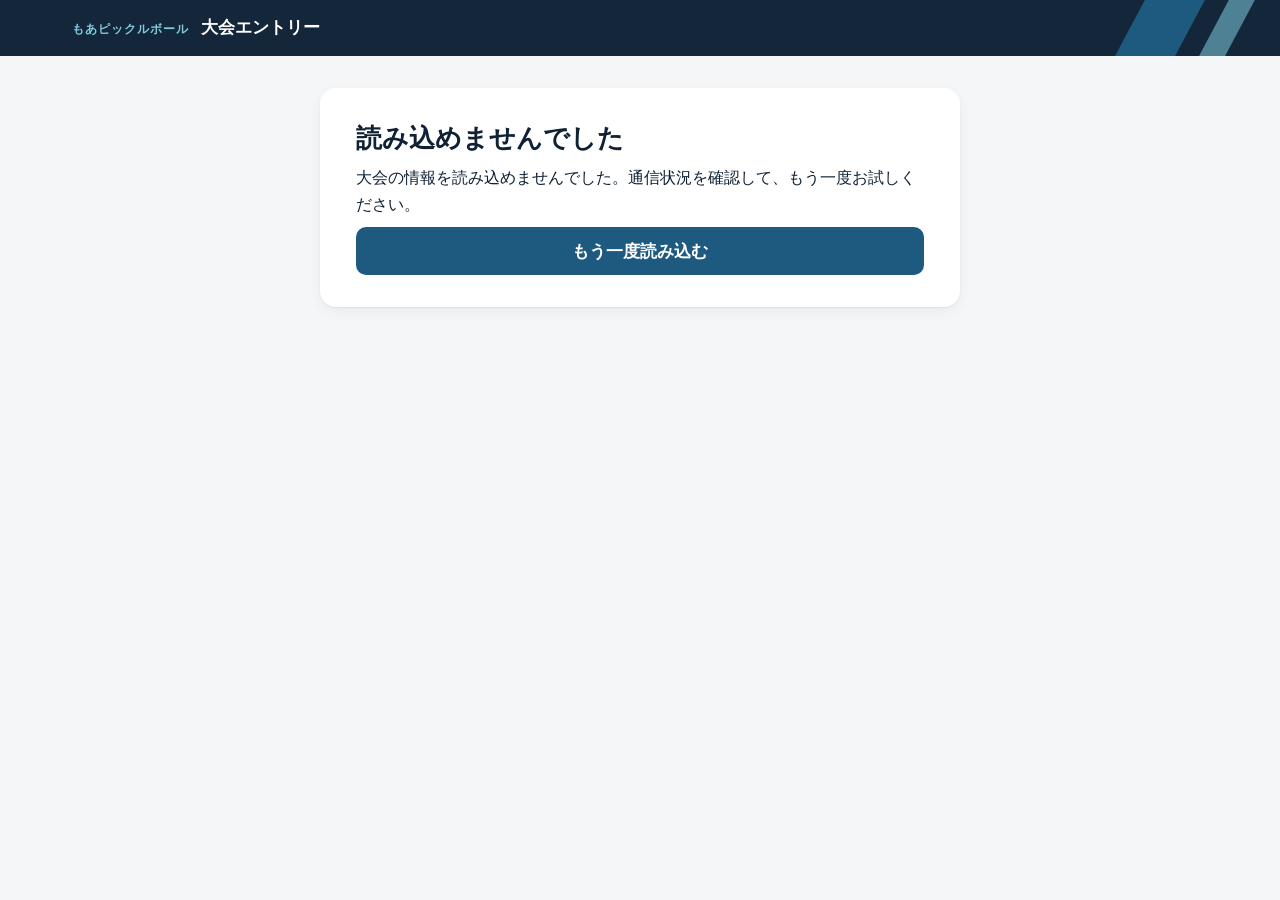
<file: index.html>
<!DOCTYPE html>
<html lang="ja">
<head>
<meta charset="utf-8">
<meta name="viewport" content="width=device-width, initial-scale=1">
<meta name="description" content="2027年3月27日(土)開催、ピックルボール東海地区交流大会 Vol.3 INUYAMA OPEN のエントリーページです。カテゴリと残り枠、申し込みはこちらから。">
<meta property="og:type" content="website">
<meta property="og:site_name" content="もあピックルボール">
<meta property="og:title" content="ピックルボール東海地区交流大会 Vol.3 INUYAMA OPEN">
<meta property="og:description" content="2027年3月27日(土)開催、ピックルボール東海地区交流大会 Vol.3 INUYAMA OPEN のエントリーページです。カテゴリと残り枠、申し込みはこちらから。">
<meta property="og:url" content="https://moa-pickleball.github.io/taikai/">
<meta property="og:image" content="https://moa-pickleball.github.io/taikai/img/ogp.jpg">
<meta property="og:image:width" content="1200">
<meta property="og:image:height" content="630">
<meta name="twitter:card" content="summary_large_image">
<title>東海地区交流大会 Vol.3｜エントリー</title>
<link rel="icon" href="img/favicon.svg" type="image/svg+xml">
<link rel="stylesheet" href="css/style.css">
</head>
<body>
<header class="site-head"><div class="site-head-in"><span class="site-brand">もあピックルボール</span><span class="site-name">大会エントリー</span></div></header>
<div class="wrap" id="app"><section class="frame skel" role="status" aria-busy="true"><span class="sk-sr">読み込み中…</span><div class="sk sk-h"></div><div class="sk sk-l" style="width:45%"></div><div class="sk sk-l" style="width:70%"></div><div class="sk sk-l" style="width:60%"></div><div class="sk sk-b"></div><div class="sk sk-card"></div><div class="sk sk-card"></div><div class="sk sk-card"></div></section></div>
<script src="js/config.js"></script>
<script src="js/rules.js"></script>
<script src="js/api.js"></script>
<script src="js/chip-icon.js"></script>
<script src="js/person-fields.js"></script>
<script src="js/club-suggest.js"></script>
<script src="js/page-index.js"></script>
</body>
</html>
</file>
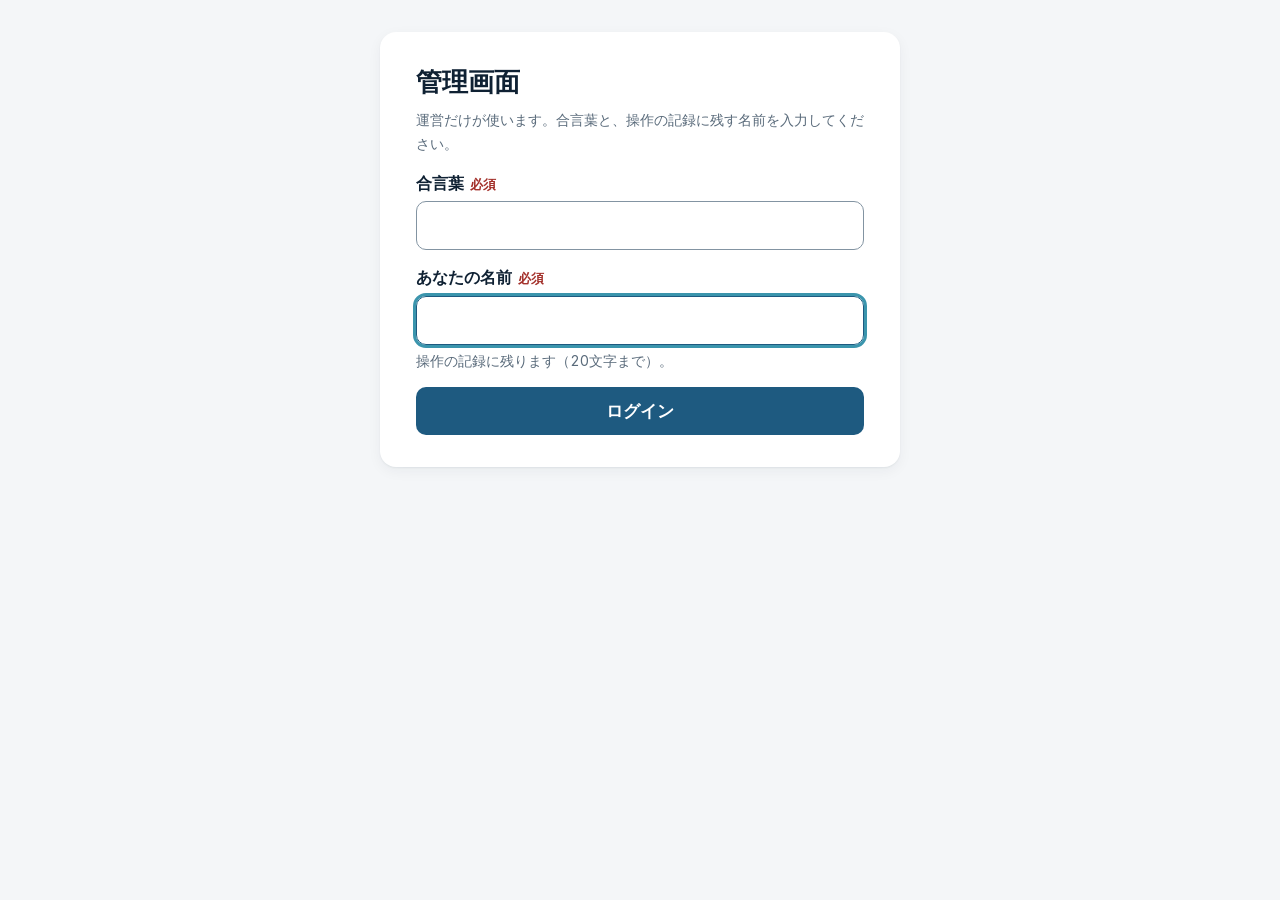
<file: admin.html>
<!DOCTYPE html>
<html lang="ja">
<head>
<meta charset="utf-8">
<meta name="viewport" content="width=device-width, initial-scale=1">
<meta name="robots" content="noindex">
<title>東海地区交流大会 Vol.3｜管理画面</title>
<link rel="icon" href="img/favicon.svg" type="image/svg+xml">
<link rel="stylesheet" href="css/style.css">
</head>
<body>
<div class="wrap" id="app"><p class="muted">読み込み中…</p></div>
<script src="js/config.js"></script>
<script src="js/rules.js"></script>
<script src="js/api.js"></script>
<script src="js/person-fields.js"></script>
<script src="js/page-admin.js"></script>
</body>
</html>
</file>
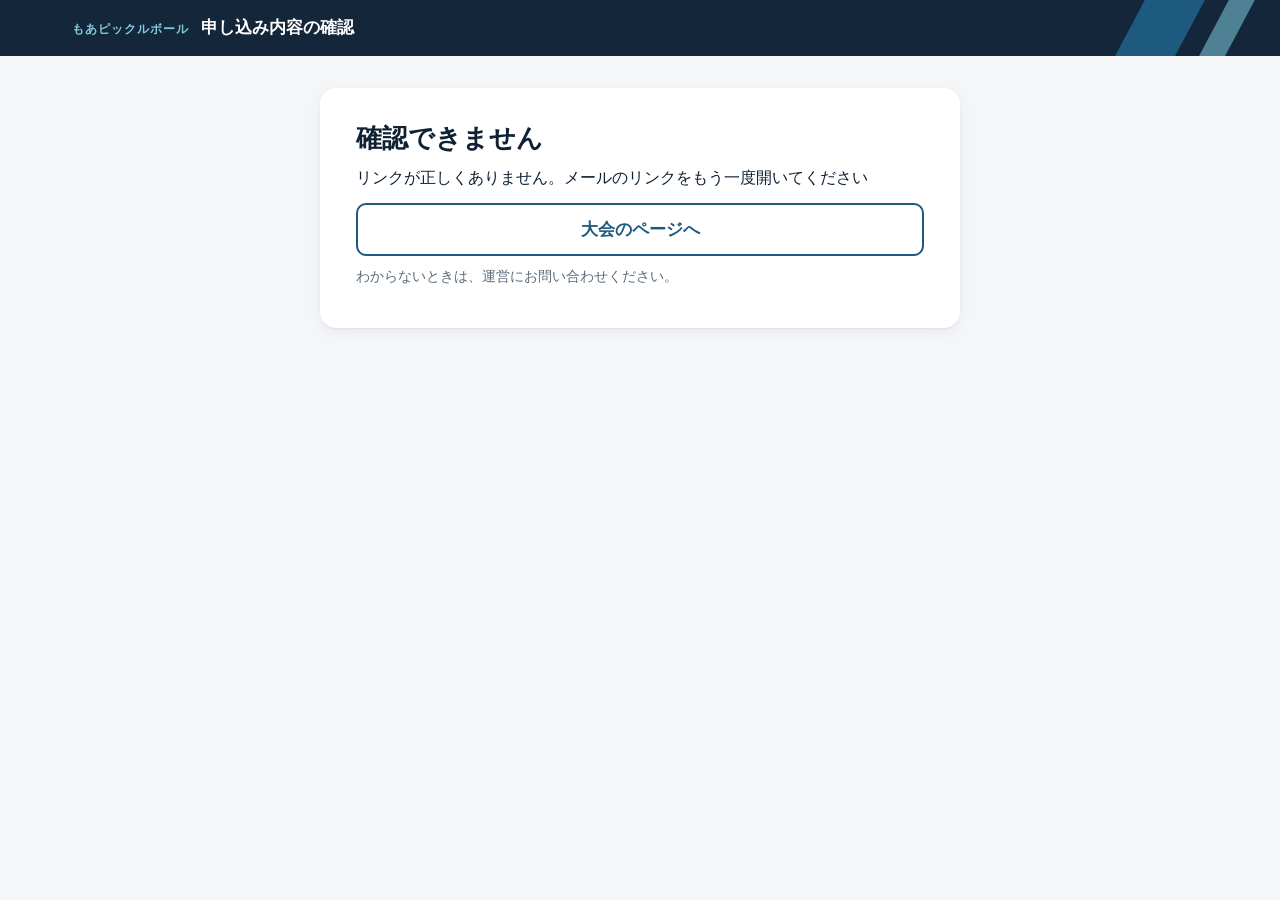
<file: my.html>
<!DOCTYPE html>
<html lang="ja">
<head>
<meta charset="utf-8">
<meta name="viewport" content="width=device-width, initial-scale=1">
<title>東海地区交流大会 Vol.3｜申し込み内容の確認</title>
<link rel="icon" href="img/favicon.svg" type="image/svg+xml">
<link rel="stylesheet" href="css/style.css">
</head>
<body>
<header class="site-head"><div class="site-head-in"><span class="site-brand">もあピックルボール</span><span class="site-name">申し込み内容の確認</span></div></header>
<div class="wrap" id="app"><p class="muted">読み込み中…</p></div>
<script src="js/config.js"></script>
<script src="js/api.js"></script>
<script src="js/chip-icon.js"></script>
<script src="js/page-my.js"></script>
</body>
</html>
</file>
<file: css/style.css>
/* 数字と英字だけ Inter（自分のサイトから出す。日本語は下の --font の標準フォント）。太さは 400 と 700 の2つだけ（600 は 700 で出る） */
@font-face{font-family:"Inter";font-style:normal;font-weight:400;font-display:swap;src:url(../fonts/inter-latin.woff2) format("woff2");unicode-range:U+0000-00FF, U+0131, U+0152-0153, U+02BB-02BC, U+02C6, U+02DA, U+02DC, U+0304, U+0308, U+0329, U+2000-206F, U+20AC, U+2122, U+2191, U+2193, U+2212, U+2215, U+FEFF, U+FFFD}
@font-face{font-family:"Inter";font-style:normal;font-weight:700;font-display:swap;src:url(../fonts/inter-latin.woff2) format("woff2");unicode-range:U+0000-00FF, U+0131, U+0152-0153, U+02BB-02BC, U+02C6, U+02DA, U+02DC, U+0304, U+0308, U+0329, U+2000-206F, U+20AC, U+2122, U+2191, U+2193, U+2212, U+2215, U+FEFF, U+FFFD}
/* 色とフォントは、ここ（:root）だけ直せば全体が変わります
   配色（2026-11-25）：土台の紺・海の青・水色はそのまま。背景・文字・線をやわらかくし、箱は枠線でなく影で区切る（--line-soft は表の中の区切り、--mine-bg は自分の行、--chip は小さな印） */
:root{
  --bg:#f4f6f8; --card:#fff; --text:#0f2133; --muted:#5a6b7b; --line:#e1e7ec; --line-soft:#eef2f5;
  --accent:#1e5a80; --accent-d:#16465f; --accent-bg:#e4edf3; --focus:#3b95ad; --tint:#f4f8fb;
  --ok:#1a6650; --ok-bg:#e1efe9;
  --wait:#7d4e00; --wait-bg:#f8eed8; --wait-bar:#b9822c; --ng:#a3302a; --ng-bg:#f8e6e3; --gray-bg:#e8edf1;
  --input-border:#8394a2; --pill-border:#c2cdd6; --disabled:#dce3e9; --overlay:rgba(20,38,58,.55);
  --brand:#14263a; --sky:#7fccdd;
  --mine-bg:#e8f1f7; --chip:#14526f; --chip-bg:#e3f4f8; --sub-on-brand:#c9d6e1;
  --radius-card:16px; --shadow-card:0 1px 2px rgba(15,33,51,.06),0 4px 14px rgba(15,33,51,.05); --shadow-raise:0 8px 22px rgba(15,33,51,.18);
  --font:"Inter","Hiragino Kaku Gothic ProN","Hiragino Sans","Yu Gothic","Noto Sans JP",sans-serif;
}
*{box-sizing:border-box}
[hidden]{display:none!important}
html{-webkit-text-size-adjust:100%}
body{margin:0;background:var(--bg);color:var(--text);font-family:var(--font);font-size:16px;line-height:1.7;overflow-wrap:anywhere;font-variant-numeric:tabular-nums}
/* ページの上の紺の帯（右の斜めの2本は、ポスターの形をもとにした飾り） */
.site-head{position:relative;overflow:hidden;background:var(--brand);color:#fff}
.site-head::before,.site-head::after{content:"";position:absolute;top:0;bottom:0;transform:skewX(-28deg)}
.site-head::before{right:46px;width:34px;background:var(--accent)}
.site-head::after{right:14px;width:16px;background:var(--sky);opacity:.55}
.site-head-in{position:relative;z-index:1;max-width:720px;margin:0 auto;padding:12px 96px 12px 16px;display:flex;align-items:baseline;flex-wrap:wrap;gap:0 12px}
.site-brand{font-size:12px;font-weight:700;letter-spacing:.08em;color:var(--sky)}
.site-name{font-size:16px;font-weight:700;line-height:1.4}
body.screen .site-head{display:none}
/* 見出しの前の、水色の斜めの印 */
.frame h2:not(.pr-title)::before{content:"";display:inline-block;width:6px;height:.95em;margin-right:8px;background:var(--sky);transform:skewX(-20deg);vertical-align:-.1em}
.wrap{max-width:720px;margin:0 auto;padding:16px}
.frame{background:var(--card);border-radius:var(--radius-card);padding:20px 16px;box-shadow:var(--shadow-card);margin:0 0 16px}
h1{font-size:22px;line-height:1.4;margin:0 0 4px}
h2{font-size:18px;margin:20px 0 8px}
p{margin:8px 0}
.muted{color:var(--muted);font-size:14px}
.meta{margin:8px 0 0;padding:0;list-style:none;font-size:15px}
.meta li{margin:2px 0}
.banner{border-radius:12px;padding:14px;margin:16px 0;text-align:center}
.banner.before{background:var(--gray-bg)}
.banner.open{background:var(--ok-bg);color:var(--ok);font-weight:700}
.banner.wait{background:var(--wait-bg);color:var(--wait);font-weight:700}
.banner.closed{background:var(--gray-bg);color:var(--muted);font-weight:700}
/* 大会ページの見出し（D1）：右上に、ポスターと同じ傾きの斜めの帯3本と点を薄く敷く。文字は帯の手前で、地は白のまま（帯は右の端に寄せ、濃さも薄くして読みやすさを保つ） */
.ev-hero{position:relative;margin:-20px -16px 0;padding:20px 16px 4px;border-radius:var(--radius-card) var(--radius-card) 0 0;overflow:hidden}
.ev-hero>*{position:relative;z-index:1}
.ev-hero::before{content:"";position:absolute;top:-10px;right:-30px;width:150px;height:calc(100% + 20px);
  background:linear-gradient(90deg,transparent 0 18px,var(--sky) 18px 40px,transparent 40px 58px,var(--accent) 58px 70px,transparent 70px 88px,var(--sky) 88px 96px,transparent 96px);
  opacity:.2;transform:skewX(-28deg)}   /* 傾きはページ上の紺の帯（.site-head）と同じ */
.ev-hero::after{content:"";position:absolute;top:10px;right:118px;width:56px;height:36px;
  background:radial-gradient(circle,var(--sky) 2.5px,transparent 3px) 0 0/12px 12px;opacity:.5}
/* 大会ページの主ボタン（T1）：スマホではバナーの直下と、カテゴリの下の2か所。PC では下だけ（右の列） */
.event-grid>.btn-top{margin:0 0 16px}
.event-grid>.btn-main{margin-top:16px}
.btn.link.to-event{display:flex;margin:0 0 4px;font-size:15px;text-decoration:underline;text-underline-offset:3px}
.count{font-size:28px;font-weight:700;letter-spacing:.02em;color:var(--text)}
.notices{margin:12px 0 0;padding:0;list-style:none}
.notices li{background:var(--wait-bg);border-radius:10px;padding:10px 12px;margin:8px 0;font-size:15px}
.notices b{display:block}
.cat{border:1px solid var(--line);border-radius:12px;padding:12px 14px;margin:10px 0}
/* 札（受付終了・残り○組など）は右上にそろえる（2026-11-27 レビュー9）。
   ただし名前と札が1行に収まらないときは、札を名前の下の行へ回す（名前が「ミックスダ／ブルス」と途中で折れないように。2026-11-27 指示 T7）。
   名前の側は、折り返さない長さ（max-content）を基本にし、それでも行に収まらない長い名前だけ折り返す */
.cat-head{display:flex;flex-wrap:wrap;justify-content:space-between;gap:4px 8px;align-items:flex-start}
.cat-head>div:first-child{flex:1 0 auto;max-width:100%;min-width:0}
.cat-head .chip{flex:none}
.cat-name{font-weight:700}
.cat-sub{font-size:14px;color:var(--muted)}
.chip{display:inline-block;font-size:14px;font-weight:700;border-radius:99px;padding:2px 12px;white-space:nowrap}
.chip.ok{background:var(--ok-bg);color:var(--ok)}
.chip.wait{background:var(--wait-bg);color:var(--wait)}
.chip.gray{background:var(--gray-bg);color:var(--muted)}
/* 札のアイコン（D2）。文字の前に小さく、文字と同じ色 */
.chip-i{display:inline-block;width:14px;height:14px;margin:0 4px 0 -2px;vertical-align:-2px;flex:none}
.bar{height:8px;background:var(--gray-bg);border-radius:99px;margin-top:8px;overflow:hidden}
.bar i{display:block;height:100%;background:var(--accent)}
.bar i.full{background:var(--wait-bar)}
.bar-n{margin-top:4px;font-size:13px;color:var(--muted);text-align:right;font-variant-numeric:tabular-nums}
.btn{display:flex;align-items:center;justify-content:center;width:100%;min-height:48px;padding:10px 16px;border:0;border-radius:10px;background:var(--accent);color:#fff;font:inherit;font-weight:700;font-size:17px;text-decoration:none;cursor:pointer}
.btn:hover{background:var(--accent-d)}
/* 送信ボタンの直上の見直し用の1行（T4） */
.send-sum{margin:12px 0 8px;padding:8px 12px;border-radius:10px;background:var(--tint);font-size:14px;line-height:1.5}
.send-sum-l{display:block;font-size:12px;color:var(--muted)}
#send-sum-t{font-weight:700}
#send-sum-t .nw{display:inline-block;max-width:100%}
/* 2行のボタン：1行目が本文、2行目が補足。どちらも行の途中では折り返さない */
.btn-2l{flex-direction:column;gap:2px;line-height:1.35}
.btn-2l>span{white-space:nowrap}
.btn-2l .btn-note{font-size:14px}
.btn.disabled,.btn:disabled{background:var(--disabled);color:var(--muted);cursor:not-allowed}
.btn.sub{background:#fff;color:var(--accent);border:2px solid var(--accent)}
.btn.danger{background:#fff;color:var(--ng);border:2px solid var(--ng)}
.btn.danger:hover{background:var(--ng-bg)}
.btn-row{display:flex;gap:10px;flex-wrap:wrap;margin-top:12px}
.btn-row .btn{flex:1 1 200px}
.btn.link{background:none;color:var(--accent);min-height:44px;width:auto;padding:6px 0;font-weight:400;font-size:16px;justify-content:flex-start}
/* position:relative は、所属サークルの入力候補（club-suggest.js）を欄のすぐ下に重ねるため */
.field{margin:14px 0;position:relative}
/* 所属サークルの入力候補 */
.suggest{position:absolute;left:0;right:0;z-index:5;margin:2px 0 0;padding:0;list-style:none;background:#fff;border:1px solid var(--input-border);border-radius:10px;box-shadow:0 4px 12px rgba(0,0,0,.15);overflow:hidden}
.suggest[hidden]{display:none}
.suggest li{min-height:40px;padding:10px 12px;font-size:16px;cursor:pointer}
.suggest li:hover,.suggest li[aria-selected="true"]{background:var(--accent-bg)}
label,.lbl{display:block;font-weight:700;margin-bottom:4px;font-size:16px}
.ymd{display:flex;align-items:center;gap:4px}
.ymd input{flex:0 1 auto;min-width:0;text-align:center;padding:10px 4px}
.ymd input.y{width:5em}
.ymd input.md{width:3.2em}
.ymd span{margin-right:6px}
.seg{display:flex;gap:8px}
.seg label{position:relative;flex:1 1 0;margin:0;font-size:15px}
.seg input{position:absolute;opacity:0;width:1px;height:1px;min-height:0;padding:0;border:0}
.seg span{display:flex;align-items:center;justify-content:center;min-height:48px;padding:6px 8px;border:2px solid var(--input-border);border-radius:10px;background:#fff;color:var(--muted);text-align:center;line-height:1.3;cursor:pointer}
.seg input:checked+span{border-color:var(--accent);background:var(--accent-bg);color:var(--accent)}
.seg input:checked+span::before{content:"✓";margin-right:4px}
.seg input:focus-visible+span{outline:3px solid var(--focus)}
.dupr-num{margin-top:8px}
fieldset:not([data-dupr="yes"]) .dupr-num,fieldset:not([data-dupr="yes"]) .dupr-id{display:none}
.req{color:var(--ng);font-size:13px;margin-left:6px}
.opt{color:var(--muted);font-size:13px;margin-left:6px;font-weight:400}
input,select,textarea{width:100%;min-height:48px;padding:10px 12px;font:inherit;font-size:16px;border:1px solid var(--input-border);border-radius:10px;background:#fff;color:var(--text)}
input:focus,select:focus,textarea:focus{outline:3px solid var(--focus);border-color:var(--accent)}
input.invalid,select.invalid,textarea.invalid{border-color:var(--ng);border-width:2px}
.hint{font-size:14px;color:var(--muted);margin:4px 0 0}
.err{font-size:14px;font-weight:700;color:var(--ng);margin:4px 0 0}
.err:empty{display:none}
.alert{background:var(--ng-bg);color:var(--ng);border-radius:10px;padding:10px 12px;font-weight:700;margin:12px 0}
.alert:empty{display:none}
textarea{min-height:140px;resize:vertical;line-height:1.6}
fieldset{border:1px solid var(--line);border-radius:12px;padding:4px 14px 14px;margin:16px 0;min-width:0}
legend{font-weight:700;padding:0 8px;font-size:17px}
.overlay{position:fixed;inset:0;z-index:10;background:var(--overlay);display:flex;align-items:center;justify-content:center;padding:16px}
.dialog{background:#fff;border-radius:14px;padding:22px 18px;text-align:center;max-width:420px;width:100%}
.dialog:focus{outline:none}
.spin{width:36px;height:36px;border:4px solid var(--gray-bg);border-top-color:var(--accent);border-radius:50%;margin:0 auto 12px;animation:spin 1s linear infinite}
@keyframes spin{to{transform:rotate(360deg)}}
.big-status{text-align:center;border-radius:14px;padding:18px 12px;margin:8px 0 16px}
.big-status.ok{background:var(--ok-bg);color:var(--ok)}
.big-status.wait{background:var(--wait-bg);color:var(--wait)}
.big-status .t{font-size:24px;font-weight:700;line-height:1.4}
.no{font-size:26px;font-weight:700;letter-spacing:.06em;text-align:center;margin:4px 0}
.linkbox{display:flex;gap:8px;flex-wrap:wrap;align-items:stretch}
.linkbox input{flex:1 1 220px;min-width:0;background:var(--gray-bg)}
.linkbox .btn{flex:0 0 auto;width:auto;min-width:120px}
.warn{background:var(--wait-bg);border-radius:10px;padding:10px 12px;font-size:15px;margin:12px 0}
dl.sum{margin:8px 0;display:grid;grid-template-columns:7em 1fr;gap:6px 8px}
dl.sum dt{color:var(--muted);font-size:15px}
dl.sum dd{margin:0}
h3{font-size:17px;margin:16px 0 4px}
/* ---- 管理画面（admin.html） ---- */
.tablewrap{overflow-x:auto;-webkit-overflow-scrolling:touch;margin:8px 0;border:1px solid var(--line);border-radius:10px}
table{border-collapse:collapse;width:100%;min-width:560px;font-size:14px;background:#fff}
th,td{padding:8px 10px;border-bottom:1px solid var(--line);text-align:left;white-space:nowrap;vertical-align:middle}
th{background:var(--gray-bg);font-size:13px}
table.atable{min-width:960px}
table.atable td.wrapok{white-space:normal;min-width:6em}
tr.cancelled td{color:var(--muted);text-decoration:line-through}
tr.cancelled td:nth-child(2){text-decoration:none}
.admin-stat{display:flex;gap:8px;flex-wrap:wrap;margin:8px 0}
.tabs{gap:4px;flex-wrap:wrap;margin:14px 0 0;border-bottom:2px solid var(--line)}
.tab{display:block;padding:8px 16px 6px;border:1px solid transparent;border-bottom:0;border-radius:10px 10px 0 0;background:none;color:var(--muted);font:inherit;text-align:center;font-size:15px;line-height:1.4;margin-bottom:-2px;cursor:pointer}
.tab small{display:block;font-size:12px}
.tab.on{background:#fff;color:var(--text);font-weight:700;border-color:var(--line);border-bottom:2px solid #fff}
.tab:hover{color:var(--accent)}
.only-pc{display:none}
.btn.mini{white-space:nowrap;width:auto;min-height:44px;padding:6px 12px;font-size:14px;border-width:2px}
.ops{display:flex;gap:6px;flex-wrap:wrap}
.head-row{display:flex;justify-content:space-between;align-items:flex-start;gap:12px;flex-wrap:wrap}
.cap-row{display:flex;gap:8px;align-items:flex-end;flex-wrap:wrap;margin:8px 0}
.cap-row .field{margin:0;flex:0 1 160px}
.cap-row .btn{width:auto;min-width:120px}
.dialog.form{text-align:left;max-width:720px;max-height:92vh;overflow:auto}
.dialog.form h2{margin-top:0}
.plain{margin:6px 0;padding:0 0 0 1.2em}
@media (min-width:700px){.wrap{padding:24px}.frame{padding:28px}h1{font-size:26px}.site-head-in{padding:14px 120px 14px 24px}}
@media (min-width:700px){.ev-hero{margin:-28px -28px 0;padding:28px 28px 4px}.ev-hero::before{width:220px}.ev-hero::after{right:180px}}
@media (min-width:960px){
  .site-head-in{max-width:1200px;padding:16px 200px 16px 32px}
  .site-head.wide .site-head-in{max-width:1100px}
  .site-head::before{right:90px;width:60px}
  .site-head::after{right:40px;width:26px}
  .site-name{font-size:17px}
}
/* ---- PC向け（画面の幅が960px以上のとき） ---- */
@media (min-width:960px){
  .wrap{max-width:1200px;padding:32px}
  .frame{padding:32px 36px}
  .ev-hero{margin:-32px -36px 0;padding:32px 36px 4px}
  #v-form{max-width:960px;margin-left:auto;margin-right:auto}
  #v-done,#v-message,#v-my{max-width:640px;margin-left:auto;margin-right:auto}
  .event-grid{display:grid;grid-template-columns:minmax(0,1fr) 360px;column-gap:36px;grid-template-areas:"cats meta" "cats notices" "cats banner" "cats note" "cats btn" "cats .";grid-template-rows:auto auto auto auto auto 1fr;margin-top:16px}
  .event-grid>.meta{grid-area:meta;margin:0 0 12px;padding:14px 16px;background:var(--bg);border-radius:12px}
  .event-grid>.notices{grid-area:notices;margin:0 0 12px}
  .event-grid>.banner{grid-area:banner;margin:0 0 12px}
  .event-grid>.note{grid-area:note;margin:0 0 4px}
  .event-grid>.btn{grid-area:btn;margin-top:4px}
  .event-grid>.btn-top{display:none}
  .event-grid>.cats{grid-area:cats}
  .event-grid>.cats>h2{margin-top:0}
  .fgrid{display:grid;grid-template-columns:1fr 1fr;column-gap:24px}
  .fgrid>.field{margin:10px 0}
  fieldset{padding:8px 20px 14px}
  .field.pc-half{max-width:calc(50% - 12px)}
  .btn.pc-center{max-width:400px;margin-left:auto;margin-right:auto}
  .send-sum.pc-center{max-width:400px;margin-left:auto;margin-right:auto}
  /* 管理画面：タブで切り替え・表は横スクロールなし */
  .only-sp{display:none}
  .only-pc{display:block}
  .tabs.only-pc{display:flex}
  .tablewrap{overflow-x:visible}
  table,table.atable{min-width:0;font-size:15px}
  th,td{padding:10px 12px}
  table.atable th,table.atable td{padding:8px 8px}
  .cap-row .field{flex:0 1 200px}
}
@media (min-width:960px) and (max-width:1139px){
  table.atable{font-size:14px}
  table.atable th,table.atable td{padding:8px 5px}
  table.atable .chip{font-size:13px;padding:2px 8px}
  .btn.mini{padding:6px 8px;font-size:13px}
}

/* 入力欄を押したら、見本の文字（placeholder）を消す。見本の数字が入力済みの値に見えてしまうため */
input:focus::placeholder,textarea:focus::placeholder{color:transparent}

/* ---- 本部の結果入力（honbu.html） ---- */
.warnbox{border-radius:10px;padding:10px 12px;font-size:15px;margin:10px 0}
.warnbox.ng{background:var(--ng-bg);color:var(--ng)}
.warnbox.wait{background:var(--wait-bg);color:var(--wait)}
.warnbox.ok{background:var(--ok-bg);color:var(--ok)}
.hq-grid{display:grid;gap:16px;grid-template-columns:minmax(0,1fr)}
.hq-grid>*{min-width:0}
.matchbox{border:2px solid var(--accent);border-radius:12px;padding:12px 14px;background:var(--tint)}
.vs{display:grid;grid-template-columns:1fr auto 1fr;gap:8px;align-items:center;margin:10px 0}
.side{background:#fff;border:1px solid var(--line);border-radius:10px;padding:8px 10px;text-align:center}
.side .pno{font-size:28px;font-weight:700;line-height:1.2}
.side .nm{font-size:14px}
.vs-mid{font-weight:700;color:var(--muted)}
.score-row{display:grid;grid-template-columns:1fr auto 1fr;gap:8px;align-items:center}
.score-row input{font-size:32px;text-align:center;font-weight:700;min-height:64px}
.score-row .dash{font-size:28px;text-align:center}
.q-chip{display:inline-block;border-radius:99px;padding:2px 12px;font-weight:700;font-size:14px}
.q-chip.zero{background:var(--ok-bg);color:var(--ok)}
.q-chip.some{background:var(--ng-bg);color:var(--ng)}
.qbar{position:sticky;top:0;z-index:6;display:flex;gap:10px;align-items:center;justify-content:space-between;flex-wrap:wrap;background:var(--ng);color:#fff;font-weight:700;border-radius:10px;padding:8px 12px;margin:0 0 12px}
.qbar .btn{background:#fff;color:var(--ng)}
.rec{display:flex;gap:8px;align-items:center;justify-content:space-between;flex-wrap:wrap;border-bottom:1px solid var(--line);padding:6px 0;font-size:15px}
.rec .ops{flex:0 0 auto}
.rules{border:0;background:var(--accent-bg);border-radius:12px;padding:8px 14px;margin:10px 0;font-size:14px}
.rules ul{margin:2px 0 0;padding-left:1.3em}
.tiebox{border:2px solid var(--ng);background:var(--ng-bg);border-radius:12px;padding:10px 14px;margin:10px 0}
.tiebox select{width:auto;min-width:6em;min-height:44px;margin:2px 4px 2px 0}
.tiebox label{display:inline-block;font-weight:400;margin-right:8px}
.btn.sm{min-height:44px;padding:4px 12px;font-size:14px;width:auto}
@media (min-width:960px){
  .hq-grid{grid-template-columns:minmax(0,1fr) minmax(0,1fr);align-items:start;column-gap:32px}
}

/* ---- 管理画面の「抽選」「タイムテーブル」タブ ---- */
.maintabs{display:flex;gap:4px;margin:12px 0 0;border-bottom:2px solid var(--line)}
.maintabs .tab{flex:1 0 auto;min-height:48px;font-size:16px;white-space:nowrap;padding-left:8px;padding-right:8px}
.lot-grid{display:grid;gap:12px;grid-template-columns:minmax(0,1fr)}
.lot-grid>*{min-width:0}
.lot-grid .cat{margin:0}
.lot-groups{margin-top:10px}
.lot-groups summary{cursor:pointer;min-height:44px;display:flex;align-items:center;color:var(--accent);font-weight:700}
.grp{margin:10px 0 0;font-size:15px}
.pills{display:flex;gap:6px;flex-wrap:wrap;margin:8px 0}
.pill{font:inherit;font-size:15px;border:2px solid var(--pill-border);background:#fff;color:var(--muted);border-radius:99px;padding:2px 16px;min-height:44px;cursor:pointer}
.pill.on{border-color:var(--accent);background:var(--accent-bg);color:var(--accent);font-weight:700}
.ttscroll{overflow-x:auto;-webkit-overflow-scrolling:touch;border:1px solid var(--line);border-radius:10px;margin:8px 0}
table.tt{border-collapse:separate;border-spacing:0;table-layout:fixed;width:100%;min-width:780px;font-size:13px}
.tt th,.tt td{border-right:1px solid var(--line);border-bottom:1px solid var(--line);text-align:center;padding:0;line-height:1.35;white-space:normal}
.tt thead th{background:var(--gray-bg);position:sticky;top:0;padding:6px 2px}
.tt th.tm{width:64px;background:var(--gray-bg);position:sticky;left:0;z-index:1;font-size:13px;padding:3px 2px}
.tt tr.sp td{background:var(--bg);color:var(--muted);font-weight:700;padding:8px 4px}
.tt td.cell{height:60px;background:#fff;vertical-align:middle}
.tt td.cell.done{background:var(--ok-bg)}
.tt td.cell.sel{outline:3px solid var(--accent);outline-offset:-3px;background:var(--accent-bg)}
.tt .tc{display:flex;flex-direction:column;align-items:center;justify-content:center;width:100%;height:100%;min-height:60px;min-width:44px;background:none;border:0;font:inherit;color:inherit;cursor:pointer;padding:3px 2px}
.tt .tc:hover{background:var(--accent-bg)}
.tt .tc-cat{font-size:12px;color:var(--muted)}
.tt .tc-pair{font-size:16px;font-weight:700}
.tt .tc-no{font-size:12px;color:var(--muted)}
.tt .c1{border-left:5px solid #66579f}.tt .c2{border-left:5px solid #1e5a80}.tt .c3{border-left:5px solid #1f7b80}.tt .c4{border-left:5px solid #a84468}.tt .c5{border-left:5px solid #ad5e22}
.tt-key{margin:4px 0}
.un-list{display:flex;gap:8px;flex-wrap:wrap}
.chip.un{border:2px solid transparent;font:inherit;font-weight:700;min-height:44px;cursor:pointer}
.chip.un.sel{border-color:var(--accent);background:var(--accent-bg);color:var(--accent)}
@media (min-width:960px){
  .lot-grid{grid-template-columns:minmax(0,1fr) minmax(0,1fr);gap:16px}
  .ttscroll{overflow-x:auto}
}
.tt .tc-mark{font-size:18px;font-weight:700;line-height:1.2}

/* ---- 大会進行ページ（tournament.html） ---- */
.wrap.wide{max-width:720px}
.t-wait{text-align:center;margin-top:24px}
/* 「自分のペアを探す」で選んだペア：リーグ表の行とトーナメント表の欄を薄い青に、左に青い線 */
.lg tr.mine th.lg-pair,.lg tr.mine td:not(.lg-self):not(.tie){background:var(--mine-bg)}
.lg tr.mine th.lg-pair{box-shadow:inset 4px 0 0 var(--accent)}
.bk-t.mine{box-shadow:inset 4px 0 0 var(--accent)}
.bk-t.mine:not(.win){background:var(--mine-bg)}
.lgs{display:grid;gap:8px;grid-template-columns:minmax(0,1fr)}
.lgwrap{margin:10px 0 18px}
table.lg{width:100%;font-size:13px;text-align:center;border:1px solid var(--line);border-collapse:collapse;background:#fff}
.lg th,.lg td{border:1px solid var(--line);padding:4px 4px}
.lg thead th{background:var(--gray-bg);font-size:12px;white-space:nowrap}
.lg th.lg-pair{text-align:left;min-width:112px;background:#fff;font-weight:400;line-height:1.3}
.lg thead th.lg-pair{background:var(--gray-bg);font-weight:700}
.lg th.lg-pair b{display:inline-block;min-width:1.4em;font-size:16px}
.lg th.lg-pair .n2{display:block;font-size:11px;color:var(--muted);padding-left:1.6em}
.lg td.lg-self{background:repeating-linear-gradient(135deg,#eef2f5,#eef2f5 4px,#e1e7ec 4px,#e1e7ec 8px)}
.lg td.lg-c{min-width:48px}
.lg .mark{display:block;font-size:26px;font-weight:700;line-height:1.1}
.lg .sc{display:block;font-size:12px;color:var(--muted);line-height:1.2}
.lg td.w .mark{color:var(--ok)}
.lg td.l .mark{color:var(--ng)}
.lg td.fw .sc{color:var(--wait);font-weight:700}
.lg .lg-wait{color:#a9b5bf;font-size:20px}
.lg td.st{font-size:15px;font-weight:700;min-width:44px}
.lg td.rk{font-size:20px;font-weight:700;color:var(--accent)}
.lg td.rk.prov{color:var(--muted);font-size:15px}
.lg td.rk small{display:block;font-size:10px;font-weight:400}
.lg td.rk.tie{color:var(--ng);font-size:14px;background:var(--ng-bg)}
.br{display:flex;gap:14px;overflow-x:auto;-webkit-overflow-scrolling:touch;padding-bottom:6px;align-items:flex-start}
.br-col{flex:0 0 190px;display:flex;flex-direction:column;gap:8px}
.br-col h4{margin:0;font-size:14px;color:var(--muted);text-align:center}
.bk{border:1px solid var(--line);border-radius:10px;background:#fff;overflow:hidden}
.bk-h{display:flex;justify-content:space-between;gap:4px;background:var(--gray-bg);padding:2px 8px;font-size:12px;color:var(--muted)}
.bk-h b{font-size:16px;color:var(--text)}
.bk-t{padding:3px 8px;font-size:13px;line-height:1.3;border-top:1px solid var(--line)}
.bk-t .ref{color:var(--muted)}
.bk-t b{margin-right:4px}
.bk-t small{display:block;color:var(--muted);font-size:11px}
.bk-t.win{background:var(--ok-bg);font-weight:700}
.bk-s{border-top:1px solid var(--line);padding:2px 8px;font-size:13px;text-align:right;color:var(--muted)}
@media (min-width:960px){
  .wrap.wide{max-width:1100px}
  .lgs{grid-template-columns:minmax(0,1fr) minmax(0,1fr);gap:4px 24px}
}

/* ---- 進み具合（スマホ）：tour-phone.js。tp- は全体・状態の行・下のタブ・カテゴリの列、rk- は組の順位の一覧 ----
   中身は PC でも 720px の幅。ページの下に、下のタブの高さ分（＋iPhone のホームバーの分）の余白 */
#tp{max-width:720px;margin:0 auto;padding-bottom:76px;padding-bottom:calc(76px + env(safe-area-inset-bottom))}
.tp-head{display:flex;align-items:flex-end;justify-content:space-between;gap:12px;margin:0 0 14px}
.tp-head-t{min-width:0}
.tp-head h1{margin:0;font-size:20px;line-height:1.35}
.tp-upd{margin:2px 0 0;font-size:13px;color:var(--muted)}
.tp-reload{flex:0 0 auto;display:flex;align-items:center;justify-content:center;width:44px;height:44px;padding:0;border:0;border-radius:99px;background:var(--card);color:var(--accent);box-shadow:var(--shadow-card);cursor:pointer}
.tp-reload[aria-disabled="true"]{color:var(--muted);box-shadow:none;cursor:default}   /* 読み込み中（押せない。フォーカスは残す） */
#tp-warn .warn{margin:0 0 14px}
.tp-note{margin:0;padding:16px;background:var(--card);border-radius:var(--radius-card);box-shadow:var(--shadow-card);color:var(--muted);font-size:15px}
.tp-chip{display:inline-block;padding:1px 10px;border-radius:99px;background:var(--chip-bg);color:var(--chip);font-size:13px;font-weight:700;line-height:1.6;white-space:nowrap}
.tp-reload:focus-visible,.tp-tab:focus-visible,.tp-cat:focus-visible,.rk-row:focus-visible{outline:3px solid var(--focus);outline-offset:1px}
.rk-row:focus-visible{outline-offset:-3px}
/* カテゴリの横1列（折り返さない）。右端が切れていると分かるように、右の端を薄くする */
.tp-cats{display:flex;gap:8px;overflow-x:auto;-webkit-overflow-scrolling:touch;scrollbar-width:thin;scroll-padding-inline:4px 32px;padding:4px;margin:0 -4px 6px;
  -webkit-mask-image:linear-gradient(to right,#000 calc(100% - 28px),transparent);mask-image:linear-gradient(to right,#000 calc(100% - 28px),transparent)}
.tp-cats::after{content:"";flex:0 0 20px}
@media (pointer:coarse){.tp-cats{scrollbar-width:none}.tp-cats::-webkit-scrollbar{display:none}}   /* 指で動かす画面では、ボタンの下の横のバーを出さない（PC はマウスで動かせるよう残す） */
.tp-cat{flex:0 0 auto;min-height:44px;padding:0 16px;border:1px solid var(--line);border-radius:99px;background:var(--card);color:var(--text);font:inherit;font-size:15px;line-height:1.3;white-space:nowrap;cursor:pointer}
.tp-cat[aria-pressed="true"]{border-color:var(--accent);background:var(--accent);color:#fff;font-weight:700}
.tp-rank-note{margin:0 0 14px;font-size:13px;line-height:1.6;color:var(--muted)}
/* 組の順位の一覧。行は押すと、その下に組の中の試合が開く */
.rk-group{margin:0 0 20px}
.rk-h{display:flex;align-items:center;flex-wrap:wrap;gap:4px 10px;margin:0 0 8px}
.rk-h h2{margin:0;font-size:17px;line-height:1.4}
.rk-state{margin-left:auto;font-size:13px;color:var(--muted)}
.rk-list{list-style:none;margin:0;padding:0;background:var(--card);border-radius:var(--radius-card);box-shadow:var(--shadow-card);overflow:hidden}
.rk-item+.rk-item{border-top:1px solid var(--line-soft)}
.rk-item.mine{background:var(--mine-bg);box-shadow:inset 4px 0 0 var(--accent)}
.rk-row{display:grid;grid-template-columns:2.2em 1.5em minmax(0,1fr) 2.1em 2.6em 18px;column-gap:6px;align-items:center;width:100%;min-height:56px;padding:8px 12px;border:0;background:none;color:inherit;font:inherit;font-size:16px;line-height:1.35;text-align:left;cursor:pointer}
.rk-rank{font-weight:700}
.rk-rank.tie{color:var(--ng);font-size:14px}
.rk-no{font-size:14px;font-weight:700;color:var(--muted)}
.rk-item.mine .rk-no{color:var(--accent)}
.rk-name{min-width:0}
.rk-n1,.rk-n2{display:block;overflow:hidden;white-space:nowrap;text-overflow:ellipsis}
.rk-n2{font-size:13px;color:var(--muted)}
.rk-w{font-size:15px;font-weight:700;text-align:right}
.rk-pt{font-size:15px;color:var(--muted);text-align:right}
.rk-ic{display:flex;color:var(--muted)}
.rk-item.open .rk-ic svg{transform:rotate(180deg)}
/* 開く・閉じるは 0.2秒でなめらかに（grid-template-rows を動かせないブラウザでは、すぐ開く）。閉じるときは、動き終わってから隠す */
.rk-more{display:grid;grid-template-rows:0fr;visibility:hidden;transition:grid-template-rows .2s ease,visibility 0s linear .2s}
.rk-item.open .rk-more{grid-template-rows:1fr;visibility:visible;transition:grid-template-rows .2s ease,visibility 0s linear 0s}
.rk-more-in{min-height:0;overflow:hidden}
.rk-detail{padding:0 14px 12px 62px}
.rk-games{list-style:none;margin:0;padding:0}
.rk-games li{padding:2px 0;font-size:15px}
.rk-mk.w{color:var(--ok)}
.rk-mk.l{color:var(--ng)}
.rk-diff{margin:4px 0 0;font-size:15px;font-weight:700}
.rk-key{margin:4px 0 0;font-size:13px;line-height:1.5;color:var(--muted)}
/* ---- 進み具合（スマホ）のトーナメント：rd- は回戦の横めくりとカード ---- */
.tp-stages{display:flex;gap:8px;margin:0 0 10px}
.tp-stage{flex:1 1 0;min-height:44px;padding:0 8px;border:1px solid var(--line);border-radius:12px;background:var(--card);color:var(--text);font:inherit;font-size:15px;line-height:1.3;cursor:pointer}
.tp-stage[aria-pressed="true"]{border-color:var(--accent);background:var(--accent-bg);color:var(--accent-d);font-weight:700}
.rd-nav{margin:0 0 8px}
.rd-tabs{display:flex;gap:4px;overflow-x:auto;scrollbar-width:none}
.rd-tabs::-webkit-scrollbar{display:none}
.rd-tab{flex:1 0 auto;min-height:44px;padding:0 12px;border:0;border-bottom:3px solid transparent;background:none;color:var(--muted);font:inherit;font-size:16px;white-space:nowrap;cursor:pointer}
.rd-tab[aria-selected="true"]{color:var(--accent);font-weight:700;border-bottom-color:var(--accent)}
.rd-tab:focus-visible,.tp-stage:focus-visible{outline:3px solid var(--focus);outline-offset:-3px}
.rd-dots{display:flex;justify-content:center;gap:8px;padding:6px 0 0}
.rd-dot{width:8px;height:8px;border-radius:99px;background:var(--line)}
.rd-dot.on{background:var(--accent)}
.rd-track{display:flex;overflow-x:auto;scroll-snap-type:x mandatory;overscroll-behavior-x:contain;-webkit-overflow-scrolling:touch;scrollbar-width:none;margin:0 -4px}
.rd-track::-webkit-scrollbar{display:none}
.rd-panel{flex:0 0 100%;box-sizing:border-box;min-width:0;scroll-snap-align:start;scroll-snap-stop:always;padding:4px 4px 8px;display:flex;flex-direction:column;gap:12px}
.rd-card{background:var(--card);border-radius:var(--radius-card);box-shadow:var(--shadow-card);overflow:hidden}
.rd-h{display:flex;align-items:center;flex-wrap:wrap;gap:4px 12px;padding:10px 14px;border-bottom:1px solid var(--line-soft);font-size:15px}
.rd-mk{display:inline-flex;align-items:center;justify-content:center;min-width:28px;height:28px;padding:0 6px;border-radius:99px;background:var(--brand);color:#fff;font-size:15px}
.rd-when{font-weight:700;font-feature-settings:'tnum'}
.rd-fw{margin-left:auto;font-size:13px;font-weight:700;color:var(--muted)}
.rd-side{display:flex;align-items:center;gap:8px;min-height:56px;padding:8px 14px;font-size:16px;line-height:1.35}
.rd-side+.rd-side{border-top:1px solid var(--line-soft)}
.rd-side.mine{background:var(--mine-bg);box-shadow:inset 4px 0 0 var(--accent)}
.rd-side.ref{color:var(--muted)}
.rd-w{flex:0 0 1.2em;font-weight:700;color:var(--ok)}
.rd-no{flex:0 0 auto;min-width:2.2em;font-size:14px;font-weight:700;color:var(--muted)}
.rd-nm{flex:1 1 auto;min-width:0}
.rd-nm span{display:block;overflow:hidden;white-space:nowrap;text-overflow:ellipsis}
.rd-nm span+span{font-size:13px;color:var(--muted)}
.rd-side.win .rd-nm span:first-child,.rd-side.win .rd-no{font-weight:700;color:var(--text)}
.rd-sc{flex:0 0 auto;min-width:1.6em;text-align:right;font-size:20px;font-weight:700;font-feature-settings:'tnum'}
.rd-hint{margin:6px 0 0;font-size:13px;color:var(--muted);text-align:center}

/* 画面の下に固定の3つのタブ。PC でも、ボタンは中身と同じ 720px の幅の中に並べる */
.tp-nav{position:fixed;left:0;right:0;bottom:0;z-index:20;padding:0;padding:0 env(safe-area-inset-right) env(safe-area-inset-bottom) env(safe-area-inset-left);background:var(--card);box-shadow:0 -1px 0 var(--line),0 -6px 16px rgba(15,33,51,.05)}
.tp-nav-in{display:grid;grid-template-columns:repeat(3,minmax(0,1fr));max-width:720px;margin:0 auto;padding:6px 8px 8px}
.tp-tab{display:flex;flex-direction:column;align-items:center;justify-content:center;gap:2px;min-height:58px;padding:0 4px;border:0;border-radius:12px;background:none;color:var(--muted);font:inherit;font-size:13px;line-height:1.3;cursor:pointer}
.tp-ic{display:flex;align-items:center;justify-content:center;width:56px;height:30px;border-radius:99px}
.tp-tab[aria-current="page"]{color:var(--accent);font-weight:700}
.tp-tab[aria-current="page"] .tp-ic{background:var(--chip-bg)}

/* 会場の大きな画面（?view=screen）：横1280×縦720の舞台を、窓に合わせて拡大・縮小する */
body.screen{margin:0;background:#0c1823;color:#e6eef4;overflow:hidden}
.stage-outer{position:fixed;inset:0;padding:0}
.stage-outer .t-wait{background:#132331;border:1px solid #24394b;box-shadow:none;color:#e6eef4;max-width:640px;margin:20vh auto 0}
.stage-outer .t-wait .muted{color:#93a6b6}
.biginner{position:absolute;left:0;top:0;width:1280px;height:720px;transform-origin:top left;color:#e6eef4;background:#0c1823;padding:16px 24px;display:flex;flex-direction:column;font-size:18px;line-height:1.4}
.bg-head{display:flex;justify-content:space-between;align-items:center;gap:16px;border-bottom:2px solid #24394b;padding-bottom:8px;margin-bottom:10px}
.bg-title{font-size:26px;font-weight:700}
.bg-tabs{display:flex;gap:8px}
.bg-tab{font:inherit;font-size:18px;border:2px solid #3a5266;background:transparent;color:#c4d2dd;border-radius:10px;padding:2px 18px;cursor:pointer}
.bg-tab.on{background:#7fccdd;color:#0c1823;border-color:#7fccdd;font-weight:700}
.bg-sub{display:flex;gap:8px;margin-bottom:8px;flex-wrap:wrap;align-items:center;min-height:0;color:#7fccdd;font-weight:700}
.bg-sub .bg-tab{font-size:15px;padding:0 12px}
.bg-sub .gap{width:12px}
.bg-body{flex:1;min-height:0;overflow:hidden}
.bg-foot{font-size:13px;color:#93a6b6;display:flex;justify-content:space-between;gap:16px;margin-top:4px}
.bg-foot .bad{color:#f5c26b;font-weight:700}
.courts{display:grid;grid-template-rows:repeat(2,1fr);gap:10px;height:100%}
.bc{background:#132331;border:1px solid #24394b;border-radius:12px;padding:8px 12px;display:flex;flex-direction:column;min-height:0;min-width:0}
.bc-court{font-size:24px;font-weight:700;color:#7fccdd}
.bc-lbl{font-size:12px;color:#93a6b6}
.bc-cat{font-size:15px;font-weight:700;color:#a9c8dc}
.bc-pair{font-size:14px;line-height:1.3;margin:2px 0}
.bc-pair b{font-size:22px;margin-right:6px;color:#fff}
.bc-pair.ref{color:#93a6b6}
.bc-pair.none{color:#93a6b6}
.bc-vs{font-size:12px;color:#93a6b6;text-align:center}
.bc-live{color:#f59a8c;font-weight:700;font-size:13px}
.bc-next{margin-top:auto;border-top:1px dashed #24394b;padding-top:4px;font-size:13px;color:#c4d2dd}
.biginner table.lg{background:#132331;color:#e6eef4;border-color:#24394b;font-size:14px}
.biginner .lg th,.biginner .lg td{border-color:#24394b;padding:2px 3px}
.biginner .lg thead th,.biginner .lg th.lg-pair{background:#1a2e3e;color:#e6eef4}
.biginner .lg thead th.lg-pair{background:#24394b}
.biginner .lg th.lg-pair .n2{color:#93a6b6}
.biginner .lg td.rk.tie{background:#3a2023;color:#f59a8c}
.biginner .lg .mark{font-size:22px}
.biginner .lg td.lg-c{min-width:0}
.biginner .lg .w .mark{color:#74d2a8}
.biginner .lg .l .mark{color:#f59a8c}
.biginner .lg .sc{color:#93a6b6;font-size:13px}
.biginner .lg td.fw .sc{color:#f5c26b}
.biginner .lg td.lg-self{background:repeating-linear-gradient(135deg,#162836,#162836 4px,#1d3242 4px,#1d3242 8px)}
.biginner .lg td.rk{color:#7fccdd}
.biginner .lg td.rk.prov{color:#93a6b6}
.biginner .lgwrap{margin:0}
.bg-leagues{display:grid;gap:10px 18px;height:100%;align-content:start}
.bg-leagues.g2,.bg-leagues.g3,.bg-leagues.g4{grid-template-columns:1fr 1fr}
.bg-leagues.g5,.bg-leagues.g6{grid-template-columns:1fr 1fr 1fr;gap:8px 10px;font-size:12px}
.bg-leagues.g5 table.lg,.bg-leagues.g6 table.lg{font-size:12px}
.bg-leagues.g6 .lg th.lg-pair{min-width:34px}
.bg-leagues.g6 .lg th.lg-pair .n1,.bg-leagues.g6 .lg th.lg-pair .n2{display:none}
.bg-leagues.g5 .lg th.lg-pair .n2{display:none}
.bg-leagues.g5 .lg thead th,.bg-leagues.g6 .lg thead th{font-size:11px;padding:2px 1px}
.bg-leagues.g5 .lg td.st,.bg-leagues.g6 .lg td.st{min-width:0;font-size:13px}
.bg-tour{padding-top:6px}
.biginner .br{gap:16px}
.biginner .br-col{flex:0 0 232px}
.biginner .br-col h4{color:#93a6b6;font-size:16px}
.biginner .bk{background:#132331;border-color:#24394b}
.biginner .bk-h{background:#1a2e3e;color:#93a6b6;font-size:13px}
.biginner .bk-h b{color:#7fccdd;font-size:20px}
.biginner .bk-t{border-color:#24394b;font-size:15px}
.biginner .bk-t .ref,.biginner .bk-t small,.biginner .bk-s{color:#93a6b6}
.biginner .bk-t.win{background:#123a2e;color:#74d2a8}
.biginner .bk-s{border-color:#24394b}

/* ---- 印刷（管理画面の「印刷」タブ。dev/preview-print.html も同じ見た目）----
   用紙の大きさ（@page）は、印刷のたびに JS が <style id="print-page"> で入れる。
   .sheet が用紙1ページ（以上）。画面では用紙の幅で見せ、印刷では body.printing のときだけ、印刷する内容以外を消す */
.pr-opts{display:grid;gap:0 12px;grid-template-columns:minmax(0,1fr)}
.print-area{margin-top:12px;overflow-x:auto;color:#000;font-size:11pt;line-height:1.35;background:#e9ecf1;padding:10px;border-radius:10px;-webkit-print-color-adjust:exact;print-color-adjust:exact}
.print-area .sheet{background:#fff;margin:0 0 12px;border:1px solid #888;box-shadow:0 2px 8px rgba(0,0,0,.2)}
.print-area .a4p{width:194mm}
.print-area .a3l{width:404mm;padding:0 2mm}
.print-area .pr-empty{background:#fff;padding:16px;margin:0;border-radius:8px}
.print-area .pr-title{font-size:20pt;margin:0 0 3mm;line-height:1.3}
.print-area .pr-sub{margin:0 0 2mm;font-size:10pt}
.print-area .pr-note{margin:0 0 3mm;padding:2mm 4mm 2mm 8mm;border:1.5px solid #000;font-size:13pt;font-weight:700}
.print-area .pr-key{margin:3mm 0 0;font-size:10pt}
/* 受付一覧 */
.print-area table.rc{width:100%;border-collapse:collapse;font-size:11pt}
.rc th,.rc td{border:1px solid #000;padding:1.5mm 2mm;text-align:left;vertical-align:middle}
.rc thead{display:table-header-group}
.rc thead th{background:#e5e5e5;font-size:10pt;text-align:center}
.rc tr{break-inside:avoid}
.rc td{height:13mm}
.rc .rc-no{width:20mm;text-align:center;font-size:15pt}
.rc .rc-cat{width:16mm;text-align:center}
.rc .rc-club{width:46mm;font-size:10pt}
.rc .rc-mark{width:22mm}
.rc .rc-nm small{display:inline-block;width:9mm;font-size:8pt;margin-right:1mm}
.rc .rc-nm div,.rc .rc-club div{min-height:1.35em}
/* 報告用紙：A4たてに4枚 */
.print-area .slip-page{height:279mm;display:grid;grid-template-rows:repeat(4,1fr);gap:3mm;padding:0}
.slip{border:0.5mm solid #000;padding:1.5mm 3mm;font-size:10.5pt;display:flex;flex-direction:column;justify-content:space-between;min-height:0;overflow:hidden}
.slip-title{font-size:13pt;font-weight:700;text-align:center;border-bottom:0.3mm solid #000;padding-bottom:0.5mm}
.slip-info{display:flex;gap:4mm;flex-wrap:wrap}
.slip-info b{font-size:13pt}
.slip-main{display:grid;grid-template-columns:minmax(0,1fr) 20mm 6mm 20mm minmax(0,1fr);gap:2mm;align-items:stretch}
.slip-pair{border:0.3mm solid #000;padding:0.5mm 2mm;font-size:9.5pt;display:flex;flex-direction:column;min-width:0}
.slip-pair .pn b{font-size:17pt;margin-left:2mm;display:inline-block;min-width:14mm;vertical-align:middle}
.slip-pair .lb{font-size:8pt;color:#333}
.slip-pair .nm{font-size:11pt}
.slip-pair .cl{font-size:8pt;color:#333}
.slip-pair .ref{font-size:11pt;font-weight:700;border:0.3mm dashed #000;padding:0 1.5mm;align-self:flex-start;margin:0.5mm 0}
.slip-blank{border-bottom:0.3mm solid #000;min-height:6mm;display:block}
.slip-pair .pn b.slip-blank{display:inline-block;border-bottom:0.3mm solid #000;min-height:8mm;vertical-align:bottom}
.slip-box{border:0.5mm solid #000;display:flex;flex-direction:column;align-items:center;font-size:8pt;min-height:19mm}
.slip-box span{background:#eee;width:100%;text-align:center}
.slip-dash{align-self:center;text-align:center;font-size:16pt}
.slip-foot{font-size:8.5pt;color:#333}
/* リーグ表：A3よこ（1行に2組。1つの表は途中で切らない） */
.lgs{display:grid;gap:4mm 6mm;align-items:start}
.lgs.cols2{grid-template-columns:repeat(2,minmax(0,1fr))}
.print-area .lgwrap{margin:0;break-inside:avoid}
.print-area table.lg{width:100%;table-layout:fixed;border:0.4mm solid #000;font-size:10pt}
.print-area .lg th,.print-area .lg td{border:0.3mm solid #000}
.print-area .lg thead th{background:#e5e5e5;font-size:9pt;white-space:normal}
.print-area .lg th.lg-pair{width:38mm;min-width:0;padding:1mm 1.5mm;font-size:9.5pt}
.print-area .lg th.lg-pair b{font-size:14pt;float:left;margin-right:1.5mm}
.print-area .lg th.lg-pair span{display:block;overflow:visible;white-space:normal;overflow-wrap:anywhere}
.print-area .lg th.lg-pair .n2{padding-left:0;color:#000;font-size:9.5pt}
.print-area .lg th.lg-pair .cl{font-size:7.5pt;color:#333;clear:both}
.print-area .lg td{padding:0.5mm;text-align:center}
.print-area .lg td.lg-c{height:15mm;min-width:0}
.print-area .lg td.lg-self{background:#ccc}
.print-area .lg .mark{font-size:26pt;font-weight:700;color:#000;line-height:1.05}
.print-area .lg .sc{font-size:9pt;color:#000;white-space:nowrap}
.print-area .lg td.fw .sc{font-weight:700}
.print-area .lg td.st{font-size:12pt;font-weight:700;min-width:0}
.print-area .lg td.rk{font-size:16pt;font-weight:700;color:#000;background:none}
/* トーナメント表：A3よこ */
.print-area .br{display:flex;gap:5mm;align-items:stretch;overflow:visible}
.print-area .br-col{flex:1 1 0;min-width:0;display:flex;flex-direction:column;justify-content:space-around;gap:3mm}
.print-area .br-col h4{margin:0;font-size:12pt;color:#000;text-align:center}
.print-area .bk{border:0.4mm solid #000;border-radius:0;background:#fff;break-inside:avoid}
.print-area .bk-h{display:flex;justify-content:space-between;gap:2mm;background:#e5e5e5;color:#000;padding:0.5mm 2mm;font-size:9pt}
.print-area .bk-h b{font-size:14pt;color:#000}
.print-area .bk-t{padding:1mm 2mm;font-size:10pt;line-height:1.25;border-top:0.3mm solid #000;min-height:9mm}
.print-area .bk-t .ref{color:#000;font-weight:700}
.print-area .bk-t small{display:block;font-size:8pt;color:#333}
.print-area .bk-t.win{background:#eee;font-weight:700}
.print-area .bk-s{border-top:0.3mm solid #000;padding:0.5mm 2mm;font-size:10pt;text-align:right;color:#000}
/* タイムテーブル：A3よこ */
.print-area table.ptt{width:100%;table-layout:fixed;border-collapse:collapse;font-size:10pt}
.ptt th,.ptt td{border:0.3mm solid #000;text-align:center;padding:0.5mm 1mm;vertical-align:middle}
.ptt thead{display:table-header-group}
.ptt thead th{background:#e5e5e5;font-size:11pt}
.ptt tr{break-inside:avoid}
.ptt th.tm{width:16mm;background:#e5e5e5}
.ptt tr.sp td{background:#f1f1f1;font-weight:700;padding:2.5mm}
.ptt td.cell{height:12mm}
.ptt .tc-top,.ptt .tc-pair{display:block}
.ptt .tc-top{font-size:9pt}
.ptt .tc-top b{font-size:10pt}
.ptt .tc-pair{font-size:12pt;font-weight:700}
.ptt .c1{border-left:1.2mm solid #66579f}.ptt .c2{border-left:1.2mm solid #1e5a80}.ptt .c3{border-left:1.2mm solid #1f7b80}.ptt .c4{border-left:1.2mm solid #a84468}.ptt .c5{border-left:1.2mm solid #ad5e22}
@media (min-width:640px){
  .pr-opts{grid-template-columns:repeat(3,minmax(0,1fr))}
}
@media print{
  body.printing{background:#fff;color:#000}
  body.printing .site-head{display:none!important}
  body.printing .wrap{max-width:none;margin:0;padding:0}
  body.printing .wrap>*:not(#s-print),body.printing #s-print>*:not(.print-area),body.printing .no-print{display:none!important}
  body.printing #s-print{background:none;border:0;border-radius:0;box-shadow:none;padding:0;margin:0}
  body.printing .print-area{margin:0;padding:0;background:none;border-radius:0;overflow:visible}
  body.printing .print-area .sheet{border:0;box-shadow:none;margin:0;break-after:page}
  body.printing .print-area .sheet.a4p,body.printing .print-area .sheet.a3l{width:auto}
  body.printing .print-area .sheet:last-child{break-after:auto}
}

/* ---- 進み具合（スマホ）の「自分」タブ：探す画面・ペアの箱・紺の「次の試合」・そのあと・結果・ルール ---- */
.tp-h{margin:0 0 8px;font-size:15px;line-height:1.4}
.tp-sec{margin:20px 0 0}
.tp-find{margin:0 0 16px}
.tp-lbl{display:block;margin:0 0 6px;font-size:14px;font-weight:700}
.tp-q{background:var(--card);border-color:var(--input-border)}
.tp-res{display:flex;flex-direction:column;gap:8px;margin:10px 0 0}
.tp-none{margin:4px 0;padding:14px 16px;background:var(--card);border-radius:var(--radius-card);box-shadow:var(--shadow-card);color:var(--muted);font-size:15px}
.tp-cand{display:flex;align-items:center;gap:12px;width:100%;min-height:56px;padding:8px 14px;border:0;border-radius:var(--radius-card);background:var(--card);box-shadow:var(--shadow-card);color:inherit;font:inherit;text-align:left;cursor:pointer}
.tp-cand-no{flex:0 0 auto;display:flex;align-items:center;justify-content:center;min-width:36px;height:36px;padding:0 6px;border-radius:99px;background:var(--brand);color:#fff;font-weight:700;font-size:16px}
.tp-cand-t{display:flex;flex-direction:column;min-width:0}
.tp-cand-cat{font-size:13px;color:var(--muted)}
.tp-cand-n{font-size:16px;font-weight:700}
.tp-cand:focus-visible,.tp-again:focus-visible,.tp-golg:focus-visible,.tp-rules summary:focus-visible{outline:3px solid var(--focus);outline-offset:1px}
.tp-q:focus-visible{outline:3px solid var(--focus)}
/* ペアの箱：番号の丸・カテゴリと組・2人の名前・選び直す */
.tp-pair{display:flex;align-items:center;gap:14px;margin:0 0 14px;padding:14px 16px;background:var(--card);border-radius:var(--radius-card);box-shadow:var(--shadow-card)}
.tp-pair:focus{outline:none}
.tp-pair:focus-visible{outline:3px solid var(--focus);outline-offset:1px}
.tp-pair-no{flex:0 0 auto;display:flex;align-items:center;justify-content:center;width:48px;height:48px;border-radius:99px;background:var(--brand);color:#fff;font-size:22px;font-weight:700}
.tp-pair-t{flex:1 1 auto;display:flex;flex-direction:column;min-width:0}
.tp-pair-cat{font-size:13px;font-weight:700;color:var(--muted)}
.tp-pair-n{font-size:16px;font-weight:700;line-height:1.45}
.tp-pair-n small{font-size:13px;font-weight:400;color:var(--muted)}
.tp-again{flex:0 0 auto;min-width:44px;min-height:44px;padding:0 4px;border:0;background:none;color:var(--accent);font:inherit;font-size:14px;font-weight:700;cursor:pointer}
/* 次の試合：紺の面 */
.tp-next{display:flex;flex-direction:column;gap:4px;margin:0 0 6px;padding:16px 18px;border-radius:var(--radius-card);background:var(--brand);color:#fff;box-shadow:var(--shadow-raise)}
.tp-next-h{font-size:13px;font-weight:700;letter-spacing:.14em;color:var(--sky)}
.tp-next-w{display:flex;align-items:baseline;flex-wrap:wrap;gap:0 14px}
.tp-next-time{font-size:48px;font-weight:700;letter-spacing:-.02em;line-height:1.1;color:var(--sky)}
.tp-next-time.none{font-size:30px}
.tp-next-court{font-size:22px;font-weight:700;color:#fff}
.tp-next-sub{display:flex;flex-direction:column;gap:2px;margin:6px 0 0;padding:10px 0 0;border-top:1px solid rgba(255,255,255,.14);font-size:15px;line-height:1.5;color:var(--sub-on-brand)}
.tp-next-sub b{color:#fff}
.tp-next-none{margin:0;font-size:18px;font-weight:700;line-height:1.5}
.tp-next.idle .tp-next-sub{margin:2px 0 0;padding:0;border:0}
p.tp-next-sub{display:block}
/* そのあとの試合・これまでの結果 */
.tp-later{list-style:none;margin:0;padding:0;background:var(--card);border-radius:var(--radius-card);box-shadow:var(--shadow-card);overflow:hidden}
.tp-later li{display:flex;align-items:baseline;gap:14px;padding:10px 16px}
.tp-later li+li{border-top:1px solid var(--line-soft)}
.tp-later-t{flex:0 0 auto;min-width:4.6em;font-size:17px;font-weight:700}
.tp-later-t small{display:block;font-size:13px;font-weight:400;color:var(--muted)}
.tp-later-m{min-width:0;font-size:15px;line-height:1.5}
.tp-done{list-style:none;margin:0;padding:0;display:grid;grid-template-columns:repeat(auto-fill,minmax(150px,1fr));gap:8px}
.tp-done li{display:flex;align-items:center;gap:10px;padding:10px 12px;background:var(--card);border-radius:12px;box-shadow:var(--shadow-card)}
.tp-mk{flex:0 0 auto;display:flex;align-items:center;justify-content:center;width:32px;height:32px;border-radius:99px;background:var(--gray-bg);color:var(--muted);font-weight:700}
.tp-mk.w{background:var(--ok-bg);color:var(--ok)}
.tp-mk.l{background:var(--ng-bg);color:var(--ng)}
.tp-done-t{display:flex;flex-direction:column;min-width:0;line-height:1.35}
.tp-done-t small{font-size:13px;color:var(--muted)}
.tp-done-t b{font-size:16px}
/* リーグ表へ・ルール */
.tp-golg{display:flex;align-items:center;justify-content:center;gap:8px;width:100%;min-height:48px;margin:-8px 0 0;border:2px solid var(--accent);border-radius:12px;background:var(--card);color:var(--accent);font:inherit;font-weight:700;cursor:pointer}
.tp-rules{margin:20px 0 0;background:var(--card);border-radius:var(--radius-card);box-shadow:var(--shadow-card)}
.tp-rules summary{display:flex;align-items:center;min-height:48px;padding:0 16px;border-radius:var(--radius-card);font-weight:700;cursor:pointer}
.tp-rules ul{margin:0;padding:0 16px 12px 36px;font-size:15px;line-height:1.7}
/* 検索欄が選ばれている間は、下のタブを隠す */
.tp-typing .tp-nav{display:none}

/* ---- 進み具合（スマホ）の動き（設計メモ 6.5 の4つだけ）と、押したときの色 ---- */
/* 押したとき：ボタンの色を少し濃く（色の付いたボタンは明るさを下げ、色の無いボタンは薄い影の色を敷く） */
.tp-cat:active,.tp-stage:active,.tp-cand:active,.tp-golg:active,.tp-reload:not([aria-disabled="true"]):active{filter:brightness(.94)}
.tp-tab:active,.rk-row:active,.rd-tab:active,.tp-again:active,.tp-rules summary:active{background-color:rgba(15,33,51,.06)}
/* 1. タブを替えたときだけ、中身が少し下から浮き上がる（0.2秒）。2. 行の開閉は .rk-more、3. 回戦めくりは .rd-track の scroll-snap */
.tp-enter{animation:tp-enter .2s ease-out}
@keyframes tp-enter{from{opacity:0;transform:translateY(8px)}to{opacity:1;transform:none}}
/* 4. 新しい結果の光（1.5秒で水色から消える）。行とカードは上に水色を重ねる（multiply なので文字は濃いまま）。紺の「次の試合」は外側に水色の光 */
.rk-row.tp-flash,.rd-card.tp-flash{position:relative}
.rk-row.tp-flash::after,.rd-card.tp-flash::after{content:"";position:absolute;inset:0;background:var(--sky);mix-blend-mode:multiply;opacity:0;pointer-events:none;animation:tp-flash 1.5s ease-out}
.tp-next.tp-flash{animation:tp-glow 1.5s ease-out}
@keyframes tp-flash{from{opacity:.75}to{opacity:0}}
@keyframes tp-glow{from{box-shadow:var(--shadow-raise),0 0 0 3px var(--sky),0 0 26px 8px var(--sky)}to{box-shadow:var(--shadow-raise),0 0 0 3px transparent,0 0 26px 8px transparent}}
/* 読み込み中の見本（スケルトン。D3）：CSS だけの灰色の形を、ゆっくり薄く明滅させる。動きを減らす設定では止める */
.sk{background:var(--gray-bg);border-radius:8px;animation:sk-pulse 1.4s ease-in-out infinite}
.sk+.sk{margin-top:10px}
.sk-h{height:28px;width:75%}
.sk-l{height:14px}
.sk-b{height:52px;border-radius:12px;margin-top:18px!important}
.sk-card{height:84px;border-radius:12px}
.sk-tall{height:160px;border-radius:var(--radius-card)}
.sk-sr{position:absolute;width:1px;height:1px;overflow:hidden;clip:rect(0 0 0 0);white-space:nowrap}
@keyframes sk-pulse{50%{opacity:.55}}
/* 動きを減らす設定：1〜3 は動かさずにすぐ切り替え、4 は光らせない */
@media (prefers-reduced-motion:reduce){
  .sk{animation:none}
  .tp-enter,.tp-flash,.tp-next.tp-flash,.rk-row.tp-flash::after,.rd-card.tp-flash::after{animation:none}
  .rk-more,.rk-item.open .rk-more{transition:none}
  .rd-track{scroll-behavior:auto}
}
</file>
